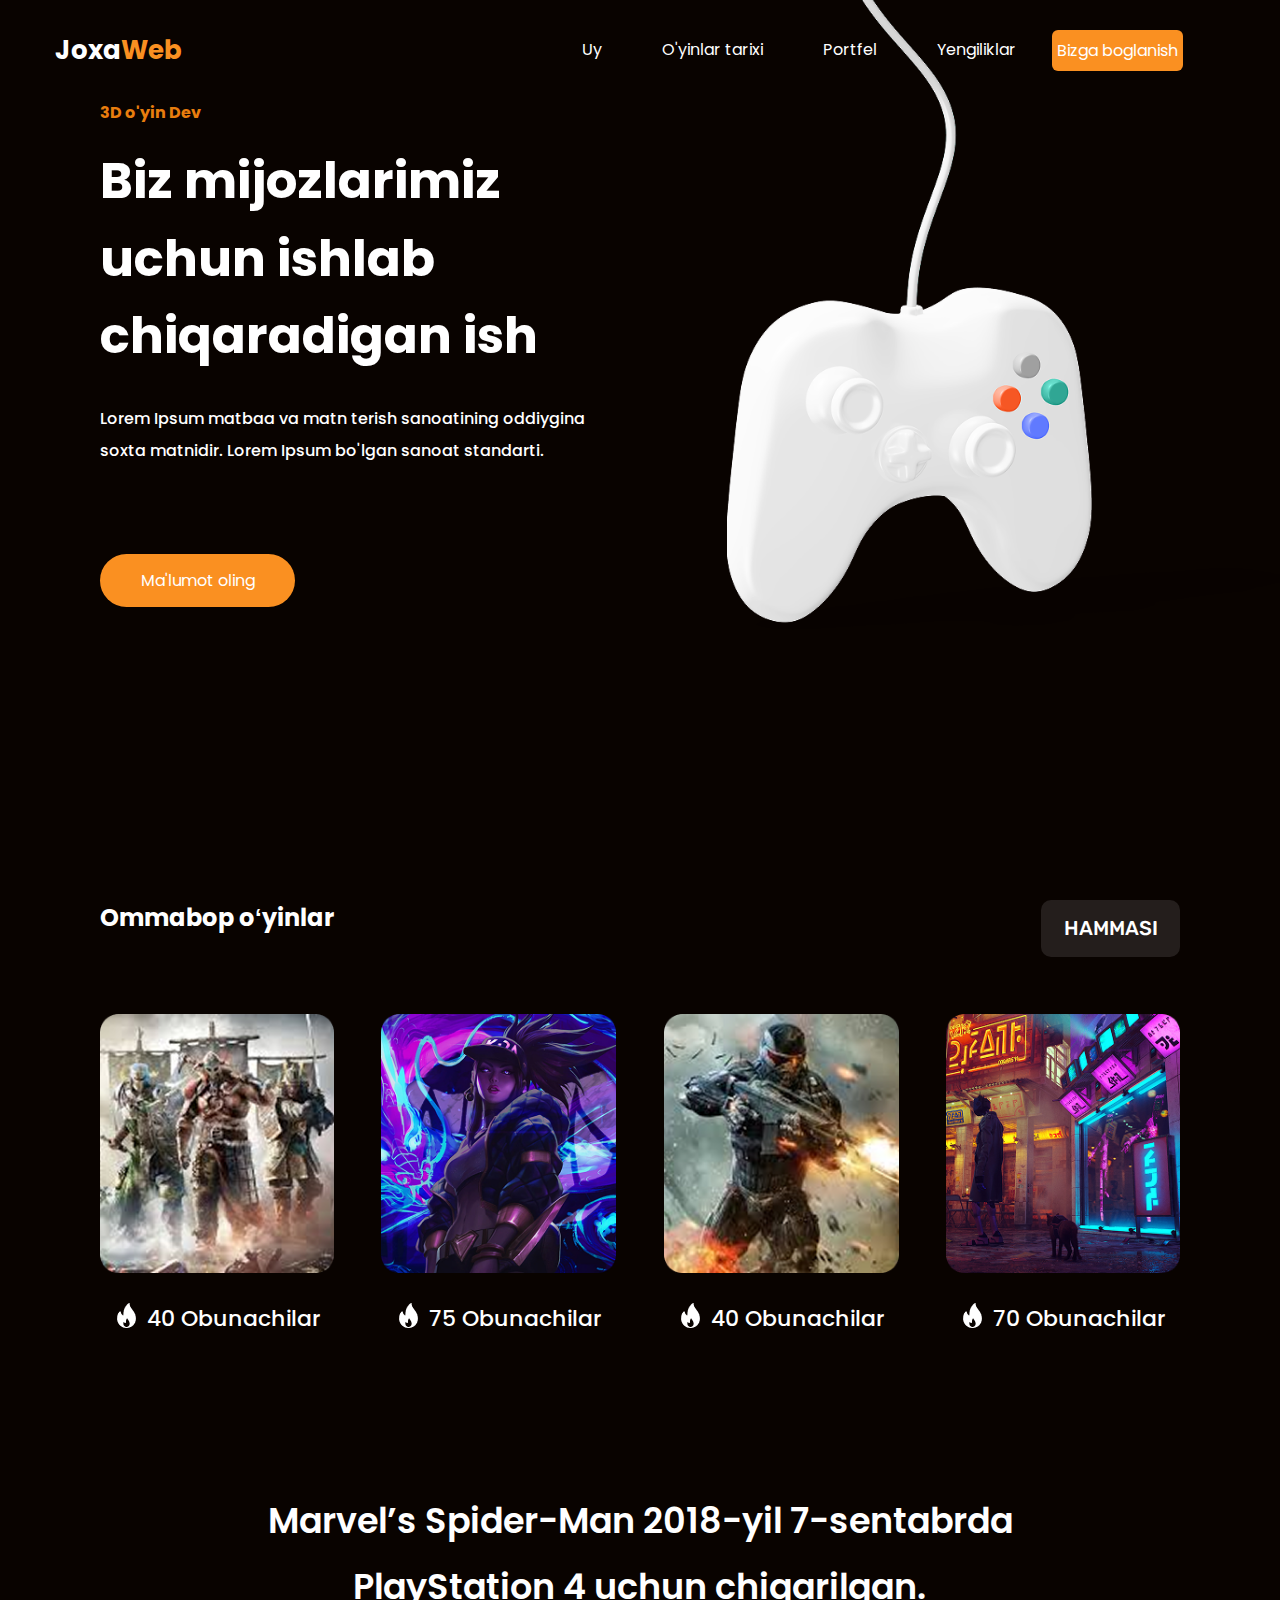
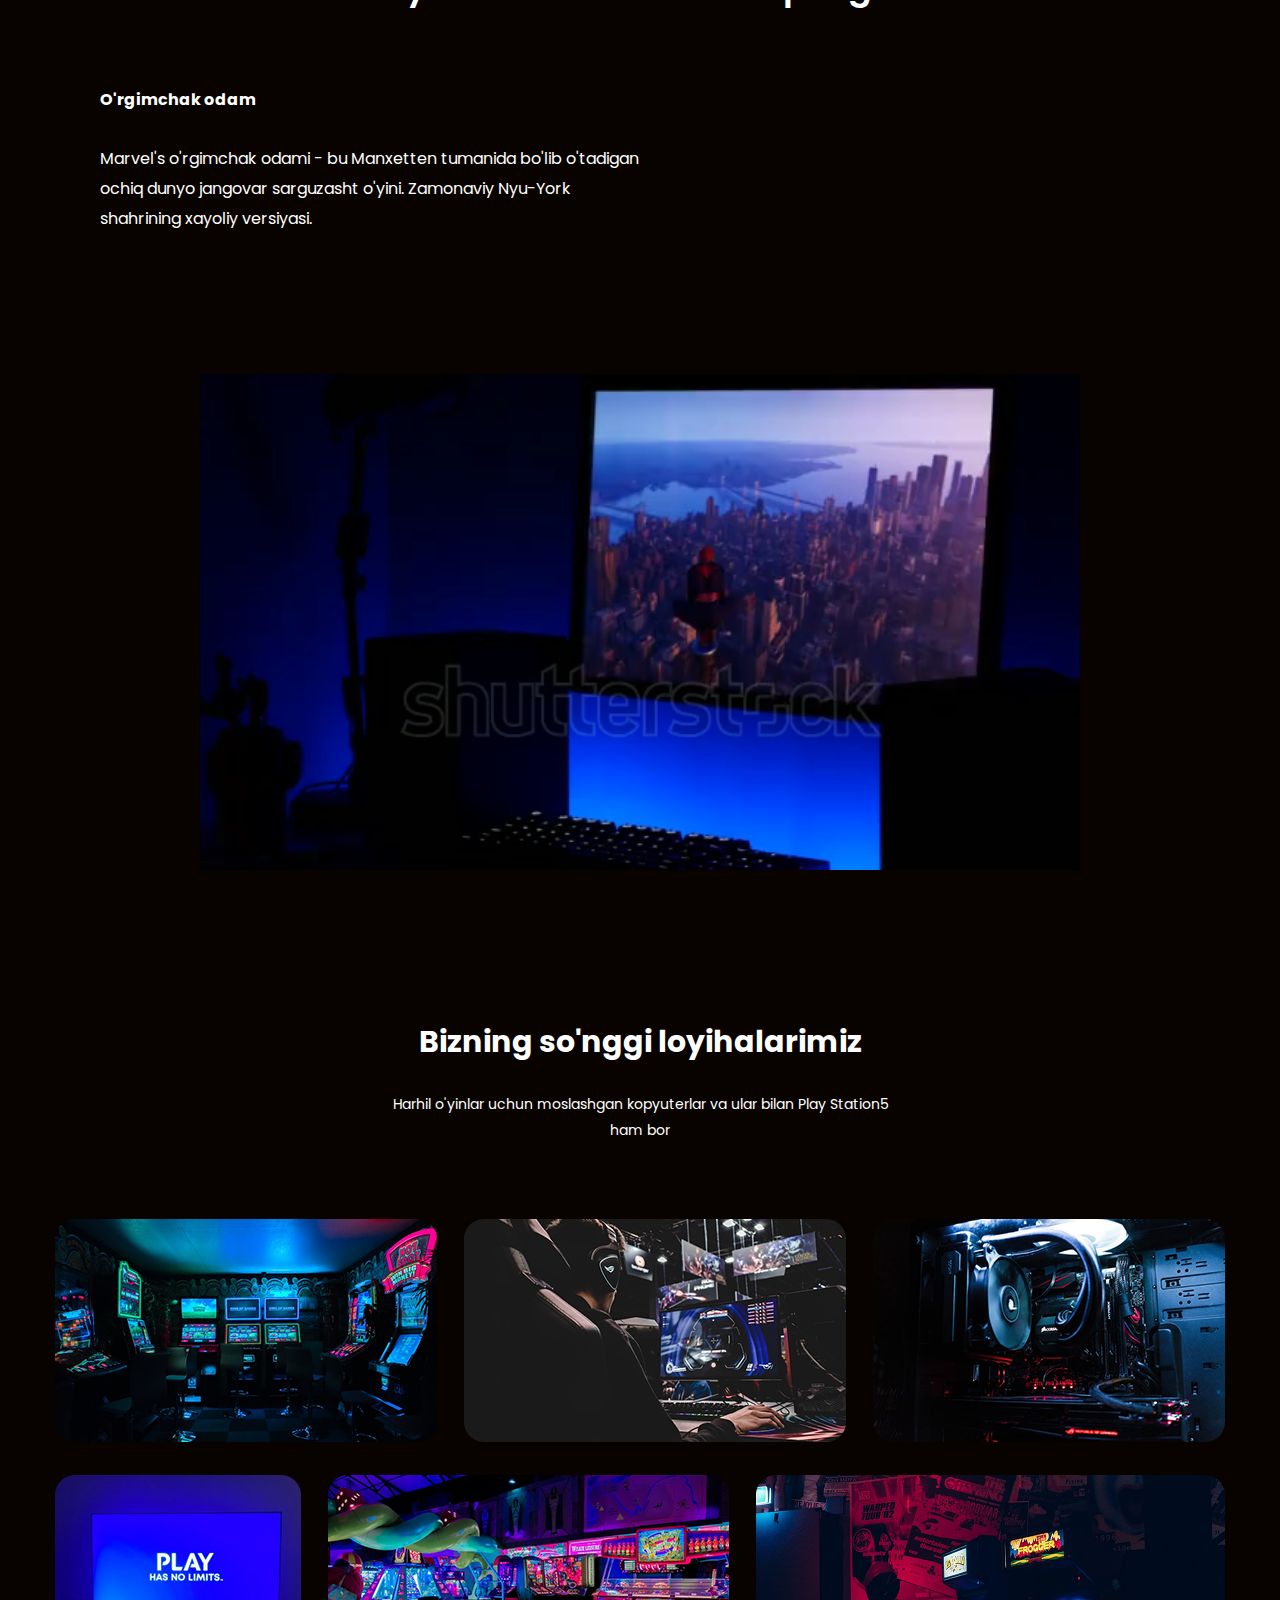
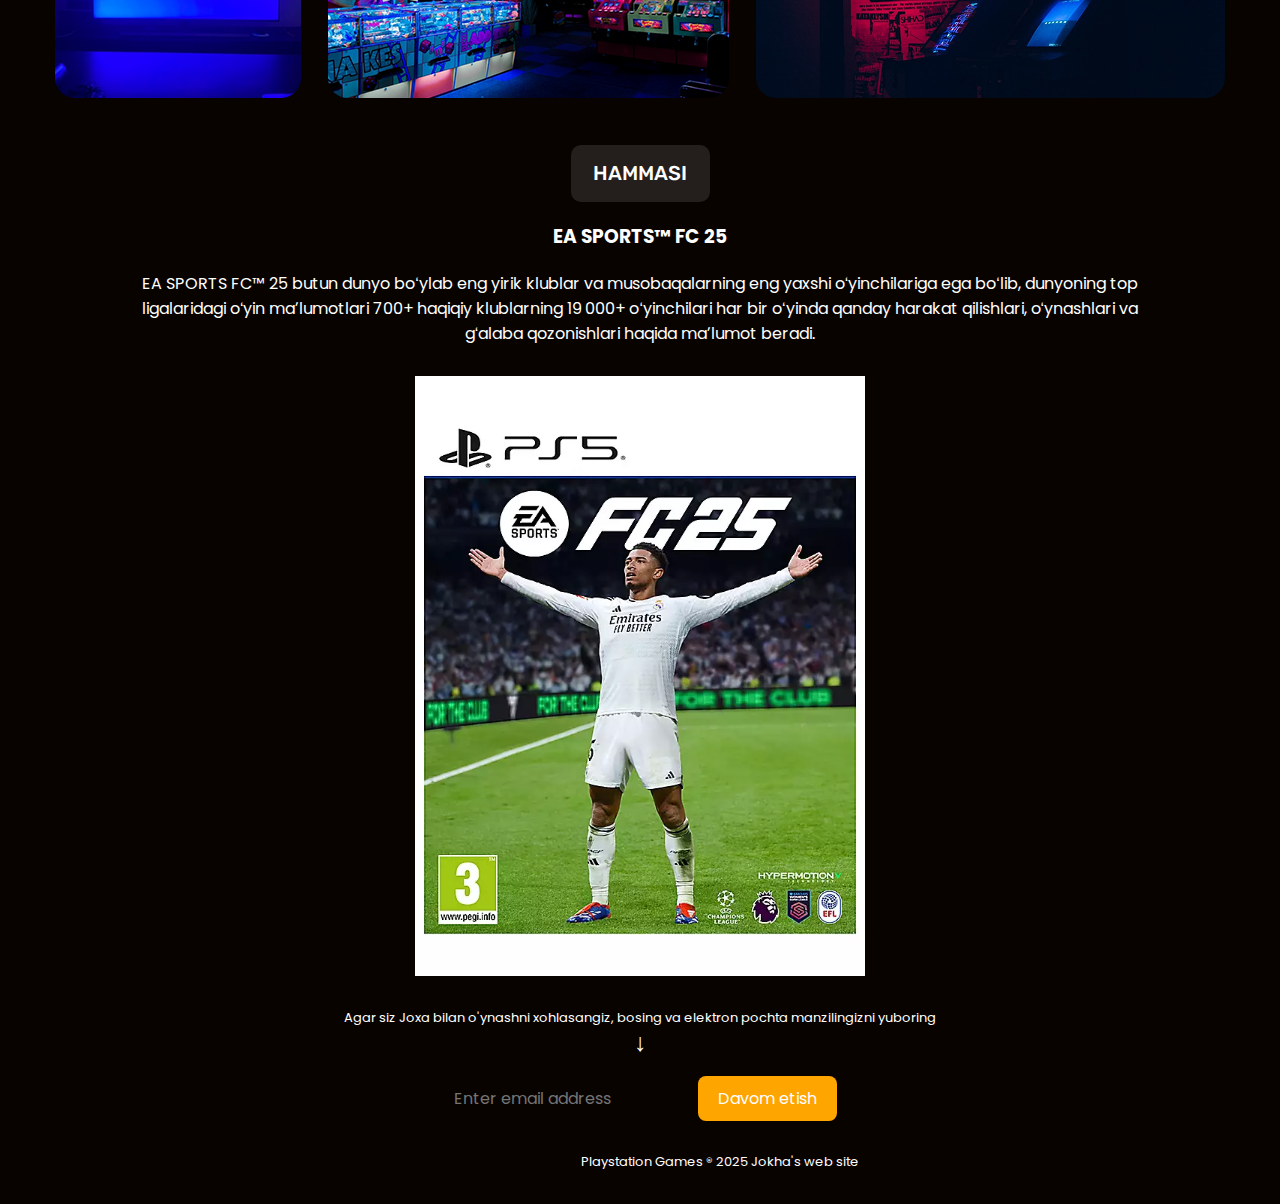
<file: index.html>
<!DOCTYPE html>
<html lang="en">

<head>
    <meta charset="UTF-8">
    <meta name="viewport" content="width=device-width, initial-scale=1.0">
    <title>Home</title>
    <link rel="stylesheet" href="style.css">
    <link href="https://unpkg.com/aos@2.3.1/dist/aos.css" rel="stylesheet">
    <link rel="stylesheet" href="media.css">
</head>

<body>
    <header class="header container">
        <nav class="nav">
            <a href="index.html" class="logo">Joxa<span>Web</span></a>
            <ul>
                <a href="index.html">Uy</a>
                <a href="about.html">O'yinlar tarixi</a>
                <a href="portfolio.html">Portfel</a>
                <a href="news.html">Yengiliklar</a>
            </ul>
            <a class="btn">Bizga boglanish</a>
        </nav>
    </header>
    <div class="main">
        <div class="m1">
            <h4>3D o'yin Dev</h4>
            <h2>Biz mijozlarimiz uchun ishlab chiqaradigan ish</h2>
            <p>Lorem Ipsum matbaa va matn terish sanoatining oddiygina soxta matnidir. Lorem Ipsum bo'lgan
                sanoat standarti.</p>
            <div class="btn but">Ma'lumot oling</div>
        </div>
        <div class="m2">
            <img src="img/jostik.png" alt="" class="imgM2">
        </div>
    </div>
    <div class="trading_games">
        <div class="trading_text">
            <h2>Ommabop oʻyinlar</h2>
            <button>HAMMASI</button>
        </div>
        <div class="trading_images">
            <div class="box">
                <img src="img/c1.png" alt="">
                <div class="box_i">
                    <img src="img/fire.png" alt="">
                    <p>40 Obunachilar</p>
                </div>
            </div>
            <div class="box">
                <img src="img/c2.png" alt="">
                <div class="box_i">
                    <img src="img/fire.png" alt="">
                    <p>75 Obunachilar</p>
                </div>
            </div>
            <div class="box">
                <img src="img/c3.png" alt="">
                <div class="box_i">
                    <img src="img/fire.png" alt="">
                    <p>40 Obunachilar</p>
                </div>

            </div>
            <div class="box">
                <img src="img/c4.png" alt="">
                <div class="box_i">
                    <img src="img/fire.png" alt="">
                    <p>70 Obunachilar</p>
                </div>
            </div>
        </div>
    </div>
    <div class="video">
        <h3>Marvel’s Spider-Man 2018-yil 7-sentabrda PlayStation 4 uchun chiqarilgan.</h3>
        <div class="vid">
            <h4>O'rgimchak odam</h4>
            <p>Marvel's o'rgimchak odami - bu Manxetten tumanida bo'lib o'tadigan ochiq dunyo jangovar sarguzasht
                o'yini.
                Zamonaviy Nyu-York shahrining xayoliy versiyasi.</p>
        </div>
        <video class="video" autoplay loop muted playsinline width="1146" height="462">
            <source src="video/spiderman vd.mp4" type="video/mp4">
            Sizning brauzeringiz video tag’ini qo‘llab-quvvatlamaydi.
        </video>
    </div>
    <div class="projects">
        <div class="p1">
            <h3>Bizning so'nggi loyihalarimiz</h3>
            <p>Harhil o'yinlar uchun moslashgan kopyuterlar va ular bilan Play Station5 ham bor</p>
        </div>
        <div class="images">
            <img src="img/p1.png" alt="">
            <img src="img/p2.png" alt="">
            <img src="img/p3.png" alt="">
        </div>
        <div class="imags">
            <img src="img/p4.png" alt="">
            <img src="img/p5.png" alt="">
            <img src="img/p6.png" alt="">
        </div>
    </div>
    <div class="trading_text mari">
        <button>HAMMASI</button>
    </div>
    <div class="masage">
        <div class="mas1">
            <h3>EA SPORTS™ FC 25</h3>
            <p>EA SPORTS FC™ 25 butun dunyo boʻylab eng yirik klublar va musobaqalarning eng yaxshi oʻyinchilariga ega
                boʻlib, dunyoning top ligalaridagi oʻyin maʼlumotlari 700+ haqiqiy klublarning 19 000+ oʻyinchilari har
                bir oʻyinda qanday harakat qilishlari, oʻynashlari va gʻalaba qozonishlari haqida maʼlumot beradi.</p>
        </div>
        <div class="mas2">
            <img src="img/fifa.png" alt="">
            <div class="frame">
                <div class="joha">
                    <p>Agar siz Joxa bilan o'ynashni xohlasangiz, bosing va elektron pochta manzilingizni yuboring</p>
                    <h6>↓</h6>
                </div>
                <div class="email-box">
                    <form action="#">
                        <input type="email" placeholder="Enter email address" />
                        <button type="submit">Davom etish</button>
                    </form>
                </div>
            </div>
        </div>
    </div>
    <footer class="footer">
        <p>Playstation Games ® 2025 Jokha's web site</p>
    </footer>






    <script>
        AOS.init();
    </script>
    <script src="https://unpkg.com/aos@2.3.1/dist/aos.js"></script>
</body>

</html>
</file>
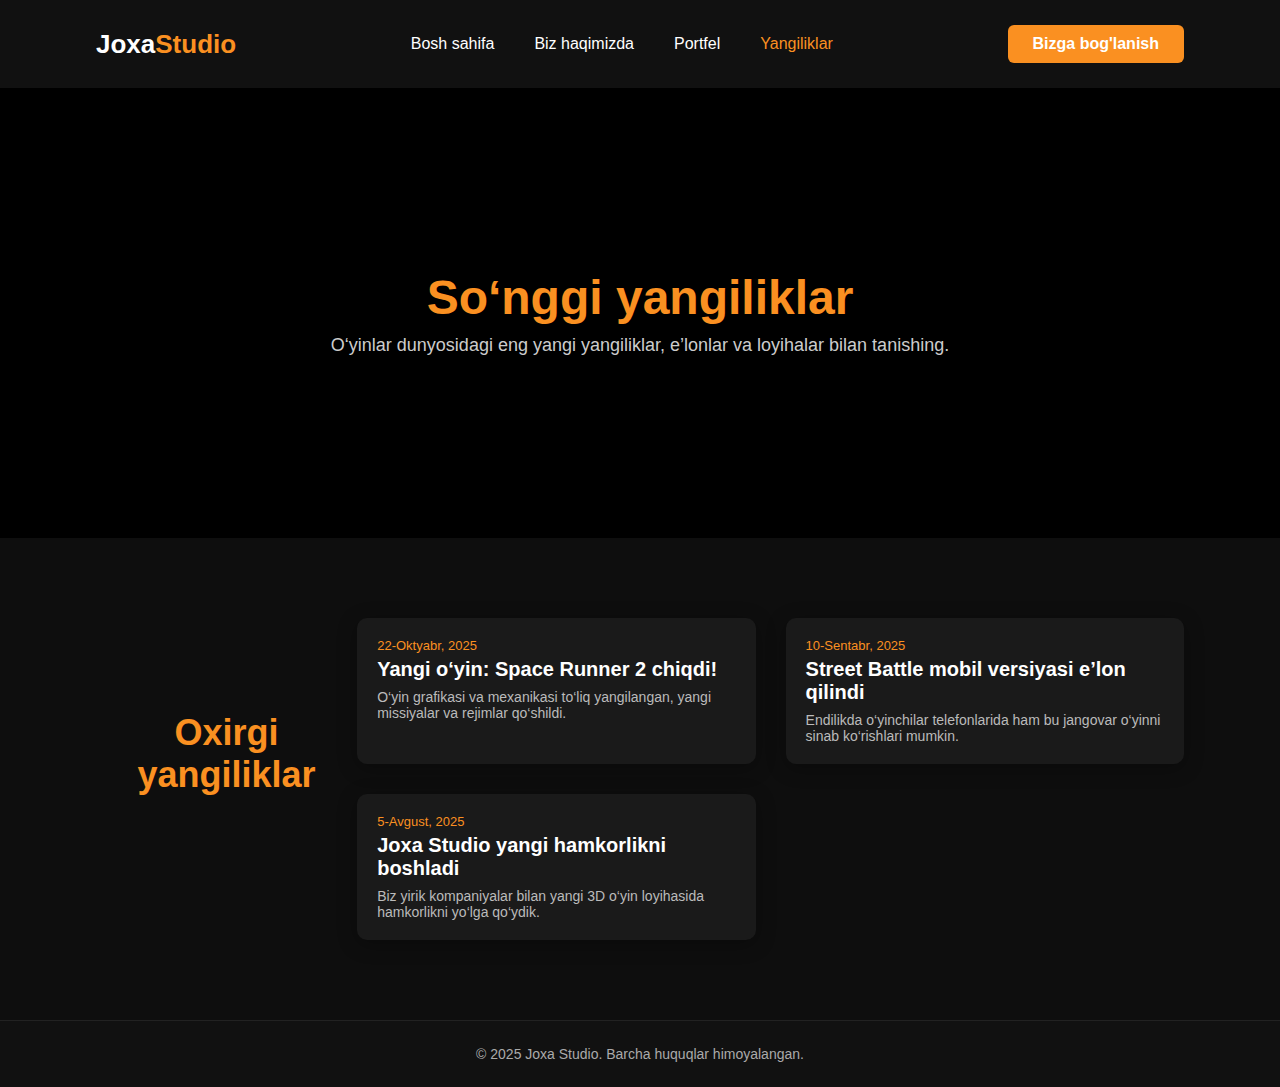
<file: news.html>
<!DOCTYPE html>
<html lang="uz">

<head>
    <meta charset="UTF-8" />
    <meta name="viewport" content="width=device-width, initial-scale=1.0" />
    <title>Yangiliklar - Joxa Studio</title>
    <link rel="stylesheet" href="news.css" />
</head>

<body>
    <header class="header">
        <div class="container nav">
            <a href="index.html" class="logo">Joxa<span>Studio</span></a>
            <ul class="nav-links">
                <li><a href="index.html">Bosh sahifa</a></li>
                <li><a href="about.html">Biz haqimizda</a></li>
                <li><a href="portfolio.html">Portfel</a></li>
                <li><a href="news.html" class="active">Yangiliklar</a></li>
            </ul>
            <a href="" class="btn">Bizga bog'lanish</a>
        </div>
    </header>

    <section class="hero">
        <div class="hero-text">
            <h1>So‘nggi yangiliklar</h1>
            <p>O‘yinlar dunyosidagi eng yangi yangiliklar, e’lonlar va loyihalar bilan tanishing.</p>
        </div>
    </section>

    <section class="news">
        <div class="container">
            <h2>Oxirgi yangiliklar</h2>
            <div class="news-grid">

                <div class="news-card">
                    <div class="news-info">
                        <span class="date">22-Oktyabr, 2025</span>
                        <h3>Yangi o‘yin: Space Runner 2 chiqdi!</h3>
                        <p>O‘yin grafikasi va mexanikasi to‘liq yangilangan, yangi missiyalar va rejimlar qo‘shildi.</p>
                    </div>
                </div>

                <div class="news-card">
                    <div class="news-info">
                        <span class="date">10-Sentabr, 2025</span>
                        <h3>Street Battle mobil versiyasi e’lon qilindi</h3>
                        <p>Endilikda o‘yinchilar telefonlarida ham bu jangovar o‘yinni sinab ko‘rishlari mumkin.</p>
                    </div>
                </div>

                <div class="news-card">
                    <div class="news-info">
                        <span class="date">5-Avgust, 2025</span>
                        <h3>Joxa Studio yangi hamkorlikni boshladi</h3>
                        <p>Biz yirik kompaniyalar bilan yangi 3D o‘yin loyihasida hamkorlikni yo‘lga qo‘ydik.</p>
                    </div>
                </div>

            </div>
        </div>
    </section>

    <footer class="footer">
        <p>© 2025 Joxa Studio. Barcha huquqlar himoyalangan.</p>
    </footer>
</body>

</html>
</file>
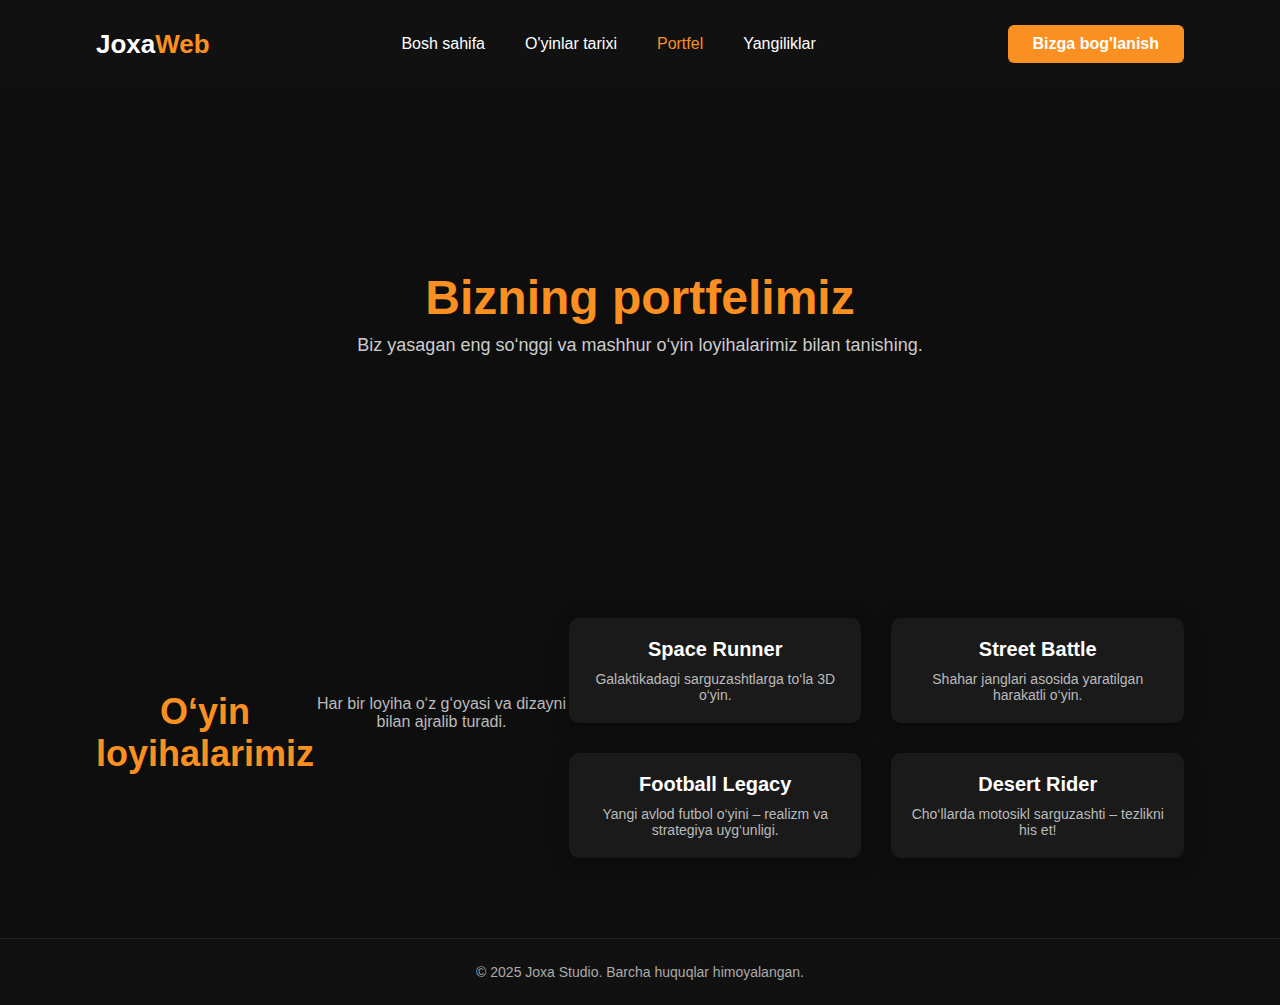
<file: portfolio.html>
<!DOCTYPE html>
<html lang="uz">

<head>
    <meta charset="UTF-8" />
    <meta name="viewport" content="width=device-width, initial-scale=1.0" />
    <title>Portfel - Joxa Studio</title>
    <link rel="stylesheet" href="portfolio.css" />
</head>

<body>
    <header class="header">
        <div class="container nav">
            <a href="index.html" class="logo">Joxa<span>Web</span></a>
            <ul class="nav-links">
                <li><a href="index.html">Bosh sahifa</a></li>
                <li><a href="about.html">O'yinlar tarixi</a></li>
                <li><a href="portfolio.html" class="active">Portfel</a></li>
                <a href="news.html">Yangiliklar</a>
            </ul>
            <a href="#" class="btn">Bizga bog'lanish</a>
        </div>
    </header>

    <section class="hero">
        <div class="hero-text">
            <h1>Bizning portfelimiz</h1>
            <p>Biz yasagan eng so‘nggi va mashhur o‘yin loyihalarimiz bilan tanishing.</p>
        </div>
    </section>

    <section class="portfolio">
        <div class="container">
            <h2>O‘yin loyihalarimiz</h2>
            <p class="desc">Har bir loyiha o‘z g‘oyasi va dizayni bilan ajralib turadi.</p>

            <div class="grid">
                <div class="card">
                    <div class="card-info">
                        <h3>Space Runner</h3>
                        <p>Galaktikadagi sarguzashtlarga to‘la 3D o‘yin.</p>
                    </div>
                </div>

                <div class="card">
                    <div class="card-info">
                        <h3>Street Battle</h3>
                        <p>Shahar janglari asosida yaratilgan harakatli o‘yin.</p>
                    </div>
                </div>

                <div class="card">
                    <div class="card-info">
                        <h3>Football Legacy</h3>
                        <p>Yangi avlod futbol o‘yini – realizm va strategiya uyg‘unligi.</p>
                    </div>
                </div>

                <div class="card">
                    <div class="card-info">
                        <h3>Desert Rider</h3>
                        <p>Cho‘llarda motosikl sarguzashti – tezlikni his et!</p>
                    </div>
                </div>
            </div>
        </div>
    </section>

    <footer class="footer">
        <p>© 2025 Joxa Studio. Barcha huquqlar himoyalangan.</p>
    </footer>
</body>

</html>
</file>
<file: style.css>
@import url('https://fonts.googleapis.com/css2?family=Poppins:ital,wght@0,100;0,200;0,300;0,400;0,500;0,600;0,700;0,800;0,900;1,100;1,200;1,300;1,400;1,500;1,600;1,700;1,800;1,900&display=swap');
@import url('https://fonts.googleapis.com/css2?family=Rubik:ital,wght@0,300..900;1,300..900&display=swap');

*{
    margin: 0;
    padding: 0;
    box-sizing: border-box;
    list-style: none;
    font-family: "Poppins", sans-serif;
    background-color: #090300;
}
.container{
    margin: 0 auto;
}
.header{
    display: flex;
    background-color: #090300;
    height: 100px;
}
.logo {
    font-size: 26px;
    font-weight: 700;
    color: #fff;
    text-decoration: none;
}
.logo span {
    color: #fa9021;
}
.nav{
    margin-top: 44px;
    margin: 0px 55px;
    display: flex;
    align-items: center;
}
.nav ul{
    display: flex;
    align-items: center;
    margin-left: 566px;
    gap: 88px;
    margin-right: 36px;
}
.nav ul a{
    color: #FFFFFF;
    text-decoration: none;
    border-bottom: 2px solid transparent;
    transition: border-color 0.3s ease;
    z-index: 2;
    background: none    ;
}
.nav ul a:hover{
    border-bottom-color: #DC7000;
}
.btn{
    width: 131px;
    height: 41px;
    border-radius: 6px;
    border: none;
    background-color: #FA9021;
    color: white;
    text-align: center;
    align-content: center;
    z-index: 2;
}
.btn:hover{
    color: #FA9021;
    background-color: #FFFFFF;
    border-color: #FA9021;
    transition: 0.5s;
}
.but{
    width: 195px;
    height: 53px;
    border-radius: 40px;
    text-align: center;
    align-content: center;
}
.main{
    height: 800px;
    background-color: #090300;
    padding: 0 147px;
    display: flex;
}
.m1 h4{
    color: #E87D0E;
}
.m1 h2{
    color: #FFFFFF;
    font-size: 50px;
    line-height: 155%;
    letter-spacing: 0%;
    font-weight: 700;
    width: 479px;
    height: 234px;
    margin-top: 17px;
    margin-bottom: 27px;
}
.m1 p{
    color: #FFFFFF;
    font-size: 16px;
    line-height: 200%;
    letter-spacing: 0%;
    font-weight: 500;
    width: 527px;
    height: 101px;
    margin-bottom: 50px;
}
.imgM2{
    position: relative;
    bottom: 100px;
    left: 100px;
    background-color: #09030000;
    z-index: 1;
}
.trading_games{
    background-color: #090300;
    padding: 0 147px;
    font-family: "Rubik", sans-serif;
}
.trading_text{
    display: flex;
    justify-content: space-between;
    margin-bottom: 57px;
}
.trading_text h2{
    color: #FFFFFF;
}
.trading_text button{
    width: 139px;
    height: 57px;
    font-family: "Rubik", sans-serif;
    font-weight: 500;
    font-size: 20px;
    letter-spacing: 0%;
    line-height: 188%;
    background-color: #FFFFFF1C;
    border: none;
    border-radius: 10px;
    color: #FFFFFF;
}
.trading_images{
    display: flex;
    justify-content: space-between;
    gap: 47px;
}
.trading_images img{
    display: flex;
    margin-bottom: 25px;
}
.trading_images p{
    color: #FFFFFF;
    font-size: 22px;
    line-height: 188%;
    letter-spacing: 0%;
    font-weight: 500;
}
.box_i{
    display: flex;
    align-items: center;
    justify-content: center;
    gap: 8px;
    
}
.box_i p{
    margin-bottom: 20px;
}
.video{
    background-color: #090300;
    padding: 0 147px;
    margin-top: 129px;
}
.video h3{
    display: flex;
    text-align: center;
    align-content: center;
    width: 826px;
    height: 132px;
    color: #FFFFFF;
    font-size: 35px;
    line-height: 188%;
    letter-spacing: 0%;
    text-align: center;
    font-weight: 600;
    margin: 0 auto;
}
.vid{
    margin-top: 67px;
    color: white;
}
.vid h3{
    font-size: 35px;
    line-height: 188%;
    letter-spacing: 0%;
    text-align: center;
    font-weight: 600;
}
.vid p{
    font-weight: 400;
    font-size: 16px;
    line-height: 188%;
    letter-spacing: 0%;
    width: 545px;
    height: 101px;
    margin-top: 32px;
}
.boxes{
    width: 1146px;
    height: 462px;
    border-radius: 5px;
    opacity: 1;
    background-color: #FA9021;
    display: flex;
    align-items: center;
    justify-content: center;
    margin-top: 30px;
}
.mobile{
    width: 1440px;
    height: 881px;
    background-image: url(img/back.png);
    margin: 0 auto;
    color: #FFFFFF;
}
.mobile h3{
    margin-top: 200px;
    font-weight: 700;
    font-size: 30px;
    letter-spacing: 0%;
    line-height: 188%;
    text-align: center;
    width: 826px;
    height: 112px;
    background: none;
    margin: 0 auto;
    margin-top: 93px;
    padding-top: 93px;
}
.mobile p{
    width: 820px;
    height: 60px;
    font-weight: 400;
    font-size: 16px;
    letter-spacing: 0%;
    text-align: center;
    line-height: 188%;
    background: none;
    margin: 0 auto;
    padding-top: 115px;
}
.box{
    background: none;
}
.video{
    margin-bottom: 70px;
}
.projects{
    margin-top: 141px;
    display: flex;
    justify-content: center;
    align-items: center;
    color: white;
    width: 1170px;
    height: 678px;
    margin: 0 auto;
    flex-direction: column;
}
.p1 h3{
    display: flex;
    align-items: center;
    justify-content: center;
    margin-bottom: 20px;
    font-weight: 700;
    font-size: 30px;
    letter-spacing: 0%;
    text-align: center;
    line-height: 188%;
}
.p1 p{
    font-size: 14px;
    font-weight: 400;
    line-height: 188%;
    letter-spacing: 0%;
    text-align: center;
    width: 497px;
    height: 57px;
}
.images{
    margin-top: 71px;
    display: flex;
    width: 1170px;
    gap: 27px;
}
.imags{
    display: flex;
    width: 1170px;
    gap: 27px;
    margin-top: 33px;
}
.mari{
    margin: 0 auto;
    margin-top: 50px;
    display: flex;
    justify-content: center;
}
.mas1{
    color: white;
    text-align: center;
    align-content: center;
}
.mas1 h3{
    margin-top: 20px;
    margin-bottom: 20px;
}
.mas1 p{
    width: 1000px;
    margin: 0 auto;
}
.mas2{
    flex-direction: column;
    display: flex;
    justify-content: center;
    margin: 30 auto;
    margin-top: 30px;
}
.mas2 img{
    width: 450px;
    height: 600px;
    display: flex;
    justify-content: center;
    margin: 0 auto;
}
.boxxx {
    background-color: white;
    border-radius: 10px;
    padding: 10px;
    display: flex;
    align-items: center;
}

input {
    border: none;
    outline: none;
    padding: 10px;
    width: 250px;
    font-size: 16px;
}

button {
    background-color: orange;
    color: white;
    border: none;
    padding: 10px 20px;
    border-radius: 8px;
    font-size: 16px;
}

button:hover {
    background-color: darkorange;
}
.email-box{
    margin: 0 auto;
    display: flex;
    justify-content: center;
    margin-top: 20px;
}
.footer{
    height: 83px;
    width: 1440px;
    color: white;
    margin: 0 auto;
    padding-top: 29px;
}
.footer p{
    margin: 0 auto;
    text-align: center;
    align-content: center;
    font-weight: 400;
    font-size: 13px;
    letter-spacing: 0%;
    line-height: 191%;
}
.joha{
    font-size: 13px;
    line-height: 191%;
    letter-spacing: 0%;
    font-weight: 400;
    color: white;
    text-align: center;
    align-content: center;
    margin-top: 30px;
}
.joha h6{
    font-size: 25px;
}
</file>
<file: news.css>
* {
    margin: 0;
    padding: 0;
    box-sizing: border-box;
    font-family: "Poppins", sans-serif;
}

body {
    background: #0e0e0e;
    color: #fff;
}

.header {
    width: 100%;
    padding: 25px 0;
    background: #111;
    position: sticky;
    top: 0;
    z-index: 10;
}

.container {
    width: 85%;
    margin: 0 auto;
    display: flex;
    align-items: center;
    justify-content: space-between;
}

.logo {
    font-size: 26px;
    font-weight: 700;
    color: #fff;
    text-decoration: none;
}

.logo span {
    color: #fa9021;
}

.nav-links {
    list-style: none;
    display: flex;
    gap: 40px;
}

.nav-links a {
    color: #fff;
    text-decoration: none;
    font-weight: 500;
    transition: 0.3s;
}

.nav-links a:hover,
.nav-links .active {
    color: #fa9021;
}

.btn {
    background: #fa9021;
    color: #fff;
    padding: 10px 25px;
    border-radius: 6px;
    text-decoration: none;
    font-weight: 600;
    transition: 0.3s;
}

.btn:hover {
    background: #ffae42;
}

.hero {
    height: 50vh;
    background-color: black;
    display: flex;
    align-items: center;
    justify-content: center;
    text-align: center;
}

.hero-text h1 {
    font-size: 48px;
    color: #fa9021;
}

.hero-text p {
    margin-top: 10px;
    font-size: 18px;
    color: #ccc;
}

.news {
    padding: 80px 0;
    text-align: center;
}

.news h2 {
    font-size: 36px;
    color: #fa9021;
    margin-bottom: 50px;
}

.news-grid {
    display: grid;
    grid-template-columns: repeat(auto-fit, minmax(300px, 1fr));
    gap: 30px;
    width: 85%;
    margin: 0 auto;
}

.news-card {
    background: #1a1a1a;
    border-radius: 10px;
    overflow: hidden;
    transition: 0.3s;
    box-shadow: 0 4px 20px rgba(0,0,0,0.3);
}

.news-card:hover {
    transform: translateY(-8px);
    box-shadow: 0 6px 25px rgba(250,144,33,0.3);
}

.news-card img {
    width: 100%;
    height: 200px;
    object-fit: cover;
}

.news-info {
    padding: 20px;
    text-align: left;
}

.news-info .date {
    display: block;
    color: #fa9021;
    font-size: 13px;
    margin-bottom: 5px;
}

.news-info h3 {
    color: #fff;
    font-size: 20px;
    margin-bottom: 8px;
}

.news-info p {
    color: #bbb;
    font-size: 14px;
}

.footer {
    text-align: center;
    padding: 25px;
    background: #111;
    border-top: 1px solid #222;
}

.footer p {
    font-size: 14px;
    color: #aaa;
}
</file>
<file: portfolio.css>
* {
    margin: 0;
    padding: 0;
    box-sizing: border-box;
    font-family: "Poppins", sans-serif;
}

body {
    background: #0e0e0e;
    color: #fff;
}

.header {
    width: 100%;
    padding: 25px 0;
    background: #111;
    position: sticky;
    top: 0;
    z-index: 10;
}

.container {
    width: 85%;
    margin: 0 auto;
    display: flex;
    align-items: center;
    justify-content: space-between;
}

.logo {
    font-size: 26px;
    font-weight: 700;
    color: #fff;
    text-decoration: none;
}

.logo span {
  color: #fa9021;
}

.nav-links {
    list-style: none;
    display: flex;
    gap: 40px;
}

.nav-links a {
    color: #fff;
    text-decoration: none;
    font-weight: 500;
    transition: 0.3s;
}

.nav-links a:hover,
.nav-links .active {
    color: #fa9021;
}

.btn {
    background: #fa9021;
    color: #fff;
  padding: 10px 25px;
  border-radius: 6px;
  text-decoration: none;
  font-weight: 600;
  transition: 0.3s;
}

.btn:hover {
    background: #ffae42;
}

.hero {
    height: 50vh;
    background-color: #0e0e0e;
    display: flex;
    align-items: center;
    justify-content: center;
    text-align: center;
}

.hero-text h1 {
    font-size: 48px;
    color: #fa9021;
}

.hero-text p {
    margin-top: 10px;
    font-size: 18px;
    color: #ccc;
}

.portfolio {
    padding: 80px 0;
    background: #0e0e0e;
    text-align: center;
}

.portfolio h2 {
    font-size: 36px;
    color: #fa9021;
    margin-bottom: 10px;
}

.portfolio .desc {
    color: #bbb;
    margin-bottom: 50px;
}

.grid {
    display: grid;
    grid-template-columns: repeat(auto-fit, minmax(270px, 1fr));
    gap: 30px;
    width: 85%;
    margin: 0 auto;
}

.card {
    background: #1a1a1a;
    border-radius: 10px;
    overflow: hidden;
    transition: 0.3s;
    box-shadow: 0 4px 20px rgba(0,0,0,0.3);
}

.card:hover {
    transform: translateY(-8px);
    box-shadow: 0 6px 25px rgba(250,144,33,0.3);
}

.card img {
    width: 100%;
    height: 200px;
    object-fit: cover;
}

.card-info {
    padding: 20px;
}

.card-info h3 {
    font-size: 20px;
    color: #fff;
    margin-bottom: 10px;
}

.card-info p {
    font-size: 14px;
    color: #bbb;
}

.footer {
    text-align: center;
    padding: 25px;
    background: #111;
    border-top: 1px solid #222;
}

.footer p {
    font-size: 14px;
    color: #aaa;
}
</file>
<file: media.css>
/* ========== GENERAL RESET FOR RESPONSIVE ========== */
* {
  box-sizing: border-box;
}

img, video {
  max-width: 100%;
  height: auto;
}

/* ========== LARGE SCREENS (default 1440px) ========== */
@media (max-width: 1440px) {
  .nav ul {
    margin-left: 400px;
    gap: 60px;
  }
  .main {
    padding: 0 100px;
  }
  .trading_games,
  .video,
  .projects {
    padding: 0 100px;
  }
}

/* ========== LAPTOPS (max 1200px) ========== */
@media (max-width: 1200px) {
  .nav ul {
    margin-left: 250px;
    gap: 40px;
  }
  .main {
    flex-direction: column;
    align-items: center;
    text-align: center;
    height: auto;
  }
  .m1 h2 {
    font-size: 40px;
    width: auto;
  }
  .m1 p {
    width: 90%;
    margin: 0 auto 30px;
  }
  .imgM2 {
    position: static;
    margin-top: 40px;
    margin: 0 auto;
    display: flex;
    justify-content: center;
  }
  .trading_images {
    flex-wrap: wrap;
    justify-content: center;
    gap: 25px;
  }
  .projects {
    width: 100%;
  }
  .images, .imags {
    flex-wrap: wrap;
    justify-content: center;
    width: 100%;
  }
  .images img, .imags img {
    width: 30%;
  }
  .footer {
    width: 100%;
  }
}

/* ========== TABLETS (max 992px) ========== */
@media (max-width: 992px) {
  .nav {
    justify-content: space-between;
  }

  .nav ul {
    display: none;
  }

  .btn {
    width: 110px;
    height: 36px;
    font-size: 14px;
  }

  .main {
    padding: 0 60px;
  }

  .m1 h2 {
    font-size: 32px;
  }

  .m1 p {
    font-size: 14px;
  }

  .trading_text {
    flex-direction: column;
    align-items: center;
    text-align: center;
  }

  .trading_text button {
    margin-top: 20px;
  }

  .video h3 {
    font-size: 24px;
    width: 100%;
  }

  .projects {
    padding: 0 30px;
  }

  .p1 p {
    width: 100%;
  }

  .mas1 p {
    width: 90%;
  }

  .mas2 img {
    width: 300px;
    height: auto;
  }
}

/* ========== MOBILE (max 768px) ========== */
@media (max-width: 768px) {
  .header {
    height: auto;
    padding: 15px 0;
  }

  .nav {
    flex-direction: column;
    gap: 15px;
  }

  .nav img {
    width: 120px;
  }

  .main {
    padding: 0 20px;
  }

  .m1 h2 {
    font-size: 26px;
    width: 100%;
  }

  .m1 p {
    font-size: 13px;
    width: 100%;
  }

  .trading_text h2 {
    font-size: 22px;
  }

  .trading_images {
    flex-direction: column;
    align-items: center;
  }

  .trading_images img {
    width: 80%;
  }

  .video h3 {
    font-size: 20px;
    padding: 0 10px;
  }

  .vid p {
    width: 100%;
    font-size: 14px;
  }

  .images img, .imags img {
    width: 90%;
  }

  .mas2 img {
    width: 250px;
  }

  .email-box form {
    flex-direction: column;
    align-items: center;
  }

  input {
    width: 200px;
    margin-bottom: 10px;
  }

  button {
    width: 150px;
  }

  .footer p {
    font-size: 11px;
  }
}

/* ========== SMALL MOBILE (max 480px) ========== */
@media (max-width: 480px) {
  .m1 h2 {
    font-size: 22px;
  }

  .btn, .but {
    width: 100%;
    height: 45px;
  }

  .trading_text h2 {
    font-size: 20px;
  }

  .video h3 {
    font-size: 18px;
  }

  .p1 h3 {
    font-size: 22px;
  }

  .mas1 h3 {
    font-size: 18px;
  }

  .mas1 p {
    font-size: 13px;
  }

  .footer p {
    font-size: 10px;
  }
}
</file>
